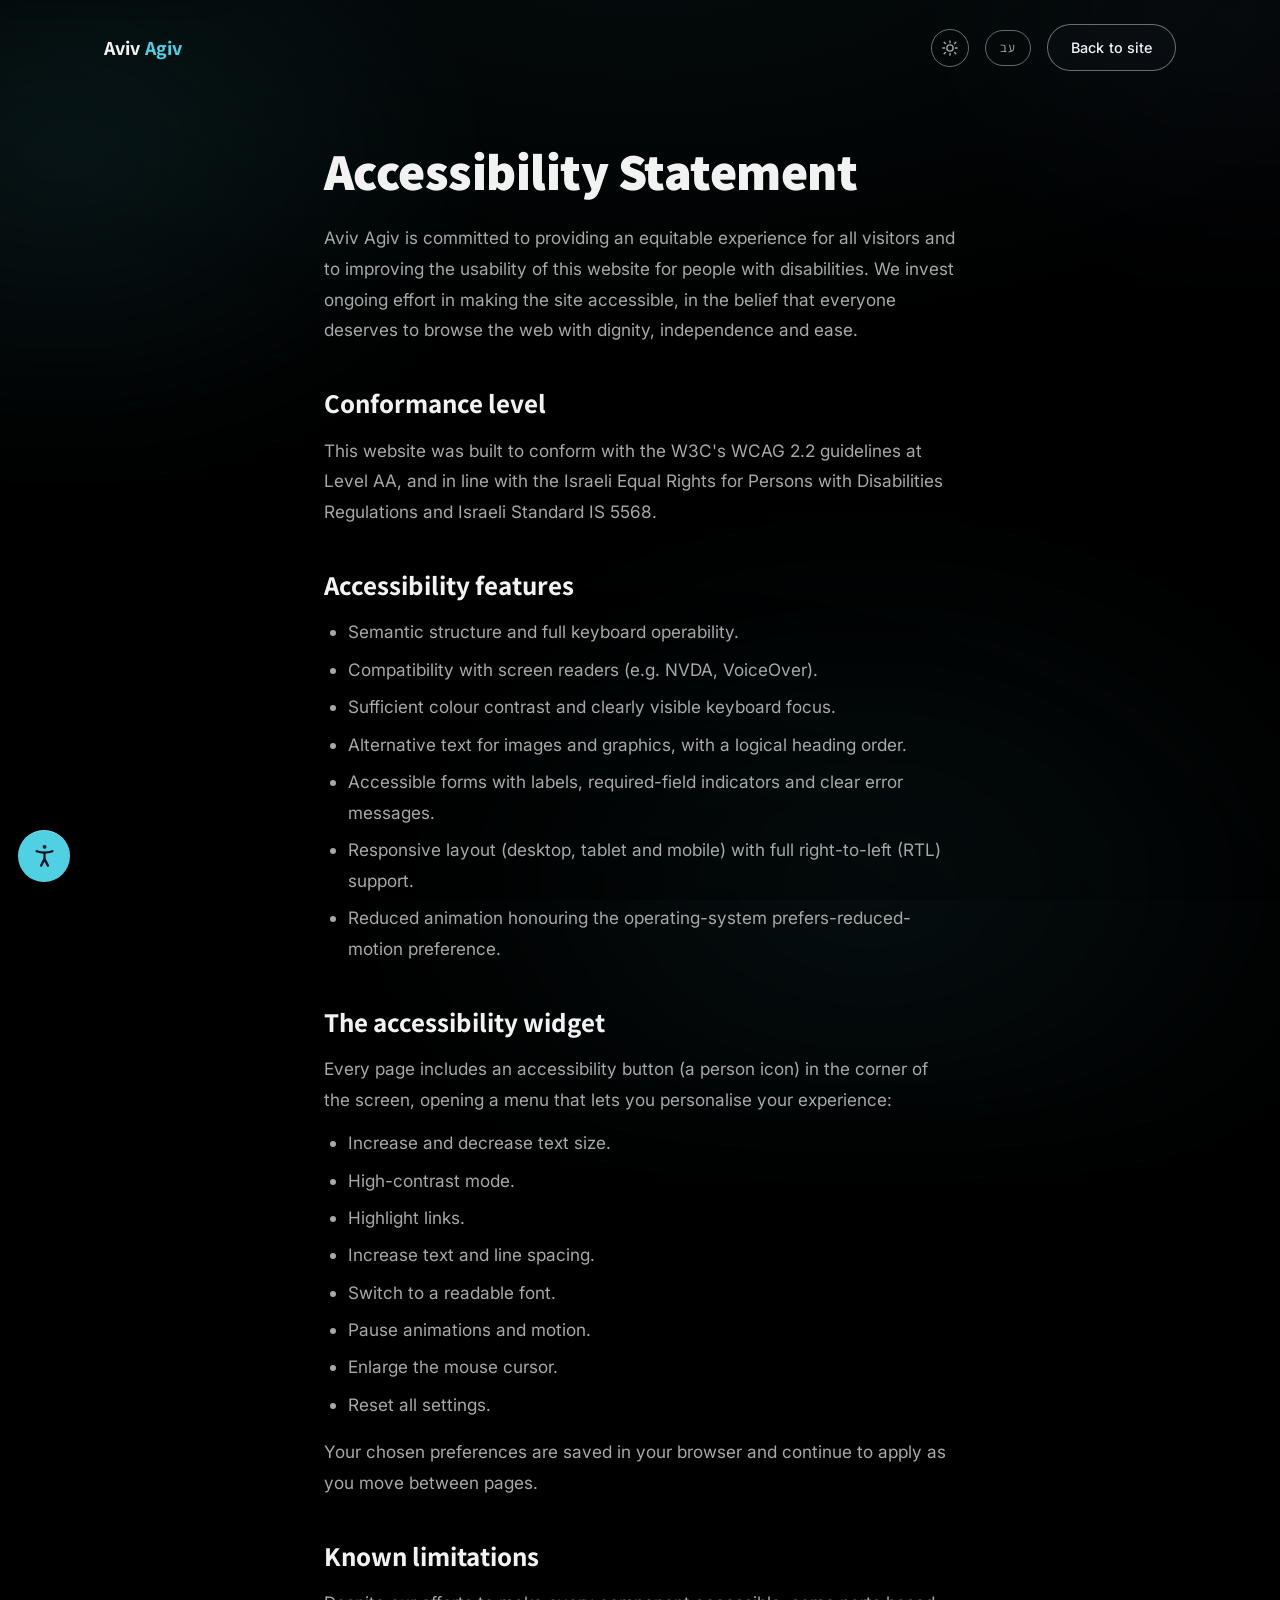
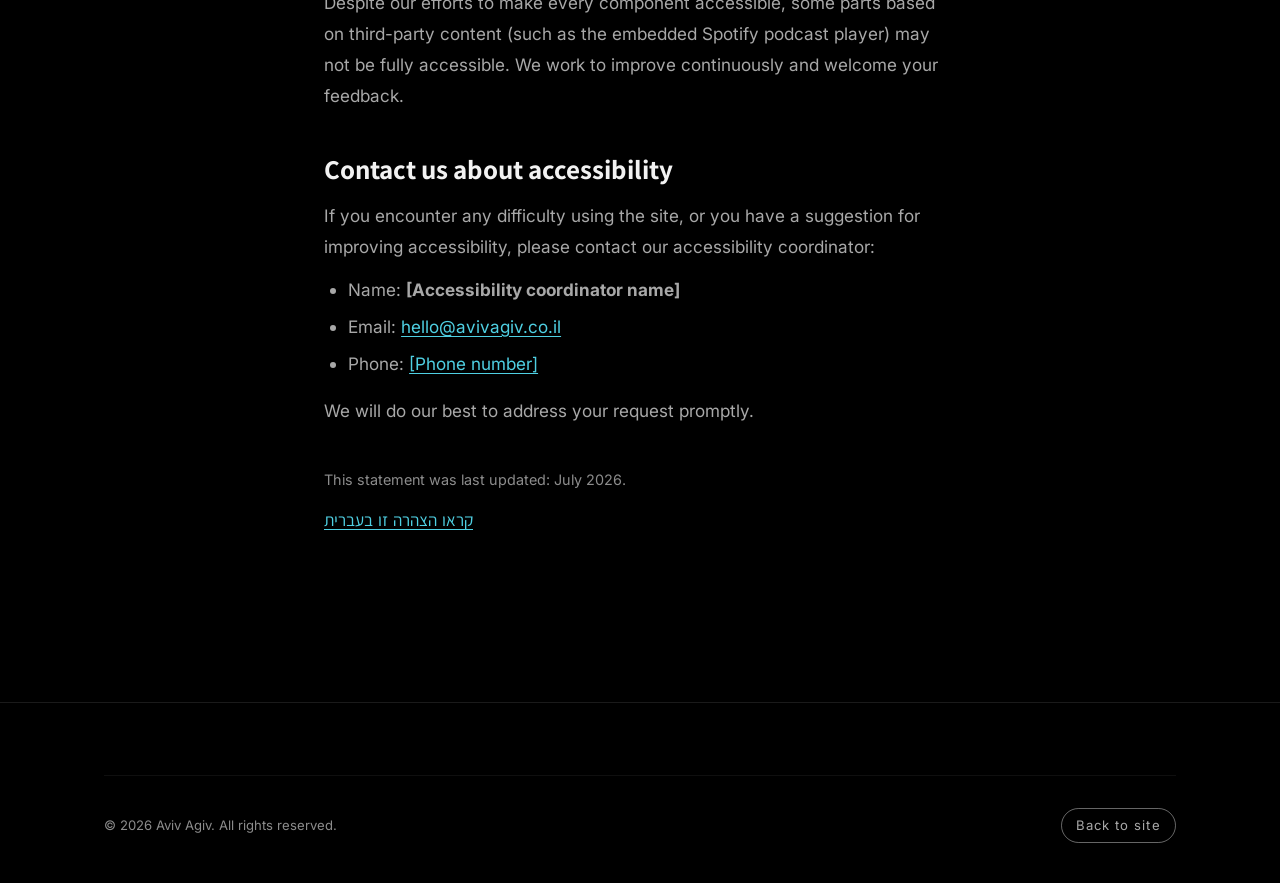
<file: accessibility-en.html>
<!DOCTYPE html>
<html lang="en" dir="ltr">
<head>
  <meta charset="UTF-8" />
  <meta name="viewport" content="width=device-width, initial-scale=1.0" />
  <script>
    try {
      if (localStorage.getItem("avivagiv-theme") === "light") document.documentElement.setAttribute("data-theme", "light");
    } catch (e) {}
    document.documentElement.classList.add("js");
  </script>
  <title>Accessibility Statement | Aviv Agiv</title>
  <meta name="description" content="Accessibility statement for the Aviv Agiv website — conformance with WCAG 2.2 Level AA and Israeli Standard IS 5568." />
  <meta name="robots" content="index, follow" />
  <link rel="canonical" href="https://avivagiv.co.il/accessibility-en.html" />
  <link rel="alternate" hreflang="he" href="https://avivagiv.co.il/accessibility.html" />
  <link rel="alternate" hreflang="en" href="https://avivagiv.co.il/accessibility-en.html" />
  <meta name="theme-color" content="#000000" />
  <link rel="icon" href="assets/favicon.svg" type="image/svg+xml" />
  <link rel="preconnect" href="https://fonts.googleapis.com" />
  <link rel="preconnect" href="https://fonts.gstatic.com" crossorigin />
  <link href="https://fonts.googleapis.com/css2?family=Assistant:wght@300;400;500;600;700;800&family=Inter:wght@300;400;500;600&display=swap" rel="stylesheet" />
  <link rel="stylesheet" href="css/style.css" />
</head>
<body>
  <a href="#main" class="skip-link">Skip to main content</a>

  <header class="site-header scrolled">
    <nav class="nav container" aria-label="Primary">
      <a href="en.html" class="brand">Aviv <span class="brand-mark">Agiv</span></a>
      <div class="nav-actions">
        <button class="theme-toggle" type="button" data-theme-toggle aria-pressed="false" aria-label="Switch to light view">
          <svg class="i-sun" viewBox="0 0 24 24" fill="none" stroke="currentColor" stroke-width="1.8" stroke-linecap="round" stroke-linejoin="round" aria-hidden="true"><circle cx="12" cy="12" r="4.2"/><path d="M12 2.5v2.4M12 19.1v2.4M4.2 4.2l1.7 1.7M18.1 18.1l1.7 1.7M2.5 12h2.4M19.1 12h2.4M4.2 19.8l1.7-1.7M18.1 5.9l1.7-1.7"/></svg>
          <svg class="i-moon" viewBox="0 0 24 24" fill="none" stroke="currentColor" stroke-width="1.8" stroke-linecap="round" stroke-linejoin="round" aria-hidden="true"><path d="M20 14.5A8.5 8.5 0 1 1 9.5 4a6.8 6.8 0 0 0 10.5 10.5z"/></svg>
        </button>
        <a href="accessibility.html" class="lang-toggle" lang="he" aria-label="הצהרת נגישות בעברית">עב</a>
        <a href="en.html" class="btn btn-ghost">Back to site</a>
      </div>
    </nav>
  </header>

  <main id="main" tabindex="-1" class="section" style="padding-top: clamp(7rem, 16vh, 10rem)">
    <div class="container legal">
      <h1>Accessibility Statement</h1>
      <p>Aviv Agiv is committed to providing an equitable experience for all visitors and to improving the usability of this website for people with disabilities. We invest ongoing effort in making the site accessible, in the belief that everyone deserves to browse the web with dignity, independence and ease.</p>

      <h2>Conformance level</h2>
      <p>This website was built to conform with the W3C's <span>WCAG 2.2</span> guidelines at Level <span>AA</span>, and in line with the Israeli Equal Rights for Persons with Disabilities Regulations and Israeli Standard <span>IS 5568</span>.</p>

      <h2>Accessibility features</h2>
      <ul>
        <li>Semantic structure and full keyboard operability.</li>
        <li>Compatibility with screen readers (e.g. NVDA, VoiceOver).</li>
        <li>Sufficient colour contrast and clearly visible keyboard focus.</li>
        <li>Alternative text for images and graphics, with a logical heading order.</li>
        <li>Accessible forms with labels, required-field indicators and clear error messages.</li>
        <li>Responsive layout (desktop, tablet and mobile) with full right-to-left (RTL) support.</li>
        <li>Reduced animation honouring the operating-system <span>prefers-reduced-motion</span> preference.</li>
      </ul>

      <h2>The accessibility widget</h2>
      <p>Every page includes an accessibility button (a person icon) in the corner of the screen, opening a menu that lets you personalise your experience:</p>
      <ul>
        <li>Increase and decrease text size.</li>
        <li>High-contrast mode.</li>
        <li>Highlight links.</li>
        <li>Increase text and line spacing.</li>
        <li>Switch to a readable font.</li>
        <li>Pause animations and motion.</li>
        <li>Enlarge the mouse cursor.</li>
        <li>Reset all settings.</li>
      </ul>
      <p>Your chosen preferences are saved in your browser and continue to apply as you move between pages.</p>

      <h2>Known limitations</h2>
      <p>Despite our efforts to make every component accessible, some parts based on third-party content (such as the embedded Spotify podcast player) may not be fully accessible. We work to improve continuously and welcome your feedback.</p>

      <h2>Contact us about accessibility</h2>
      <p>If you encounter any difficulty using the site, or you have a suggestion for improving accessibility, please contact our accessibility coordinator:</p>
      <ul>
        <li>Name: <strong>[Accessibility coordinator name]</strong></li>
        <li>Email: <a href="mailto:hello@avivagiv.co.il">hello@avivagiv.co.il</a></li>
        <li>Phone: <a href="tel:+972000000000">[Phone number]</a></li>
      </ul>
      <p>We will do our best to address your request promptly.</p>

      <p class="updated">This statement was last updated: July 2026.</p>
      <p><a href="accessibility.html" lang="he">קראו הצהרה זו בעברית</a></p>
    </div>
  </main>

  <footer class="site-footer">
    <div class="container">
      <div class="footer-bottom">
        <span>© <span data-year>2026</span> Aviv Agiv. All rights reserved.</span>
        <a href="en.html" class="lang-toggle">Back to site</a>
      </div>
    </div>
  </footer>

  <!-- Accessibility widget -->
  <div class="a11y-widget" data-a11y>
    <button class="a11y-trigger" type="button" aria-haspopup="dialog" aria-expanded="false" aria-controls="a11y-panel" aria-label="Accessibility menu">
      <svg viewBox="0 0 24 24" fill="none" stroke="currentColor" stroke-width="2" stroke-linecap="round" stroke-linejoin="round" aria-hidden="true"><circle cx="12" cy="4.3" r="1.7" fill="currentColor" stroke="none"/><path d="M5 8.2c2.2.8 4.6 1.2 7 1.2s4.8-.4 7-1.2"/><path d="M12 9.6V15"/><path d="M9 21l3-6 3 6"/></svg>
    </button>
    <div class="a11y-panel" id="a11y-panel" role="dialog" aria-label="Accessibility settings" hidden>
      <div class="a11y-head">
        <h2 class="a11y-title">Accessibility</h2>
        <button class="a11y-close" type="button" aria-label="Close accessibility menu">✕</button>
      </div>
      <div class="a11y-row">
        <span id="a11y-size-label">Text size</span>
        <div class="a11y-stepper" role="group" aria-labelledby="a11y-size-label">
          <button type="button" data-a11y-dec aria-label="Decrease text size">A−</button>
          <span data-a11y-size aria-live="polite">100%</span>
          <button type="button" data-a11y-inc aria-label="Increase text size">A+</button>
        </div>
      </div>
      <div class="a11y-grid">
        <button type="button" class="a11y-toggle" data-a11y-toggle="contrast" aria-pressed="false">High contrast</button>
        <button type="button" class="a11y-toggle" data-a11y-toggle="links" aria-pressed="false">Highlight links</button>
        <button type="button" class="a11y-toggle" data-a11y-toggle="spacing" aria-pressed="false">Text spacing</button>
        <button type="button" class="a11y-toggle" data-a11y-toggle="readable" aria-pressed="false">Readable font</button>
        <button type="button" class="a11y-toggle" data-a11y-toggle="stop-motion" aria-pressed="false">Pause motion</button>
        <button type="button" class="a11y-toggle" data-a11y-toggle="big-cursor" aria-pressed="false">Large cursor</button>
      </div>
      <div class="a11y-foot">
        <button type="button" class="a11y-reset" data-a11y-reset>Reset</button>
        <a href="accessibility-en.html" class="a11y-statement-link">Accessibility statement</a>
      </div>
    </div>
  </div>

  <script src="js/main.js"></script>
</body>
</html>
</file>
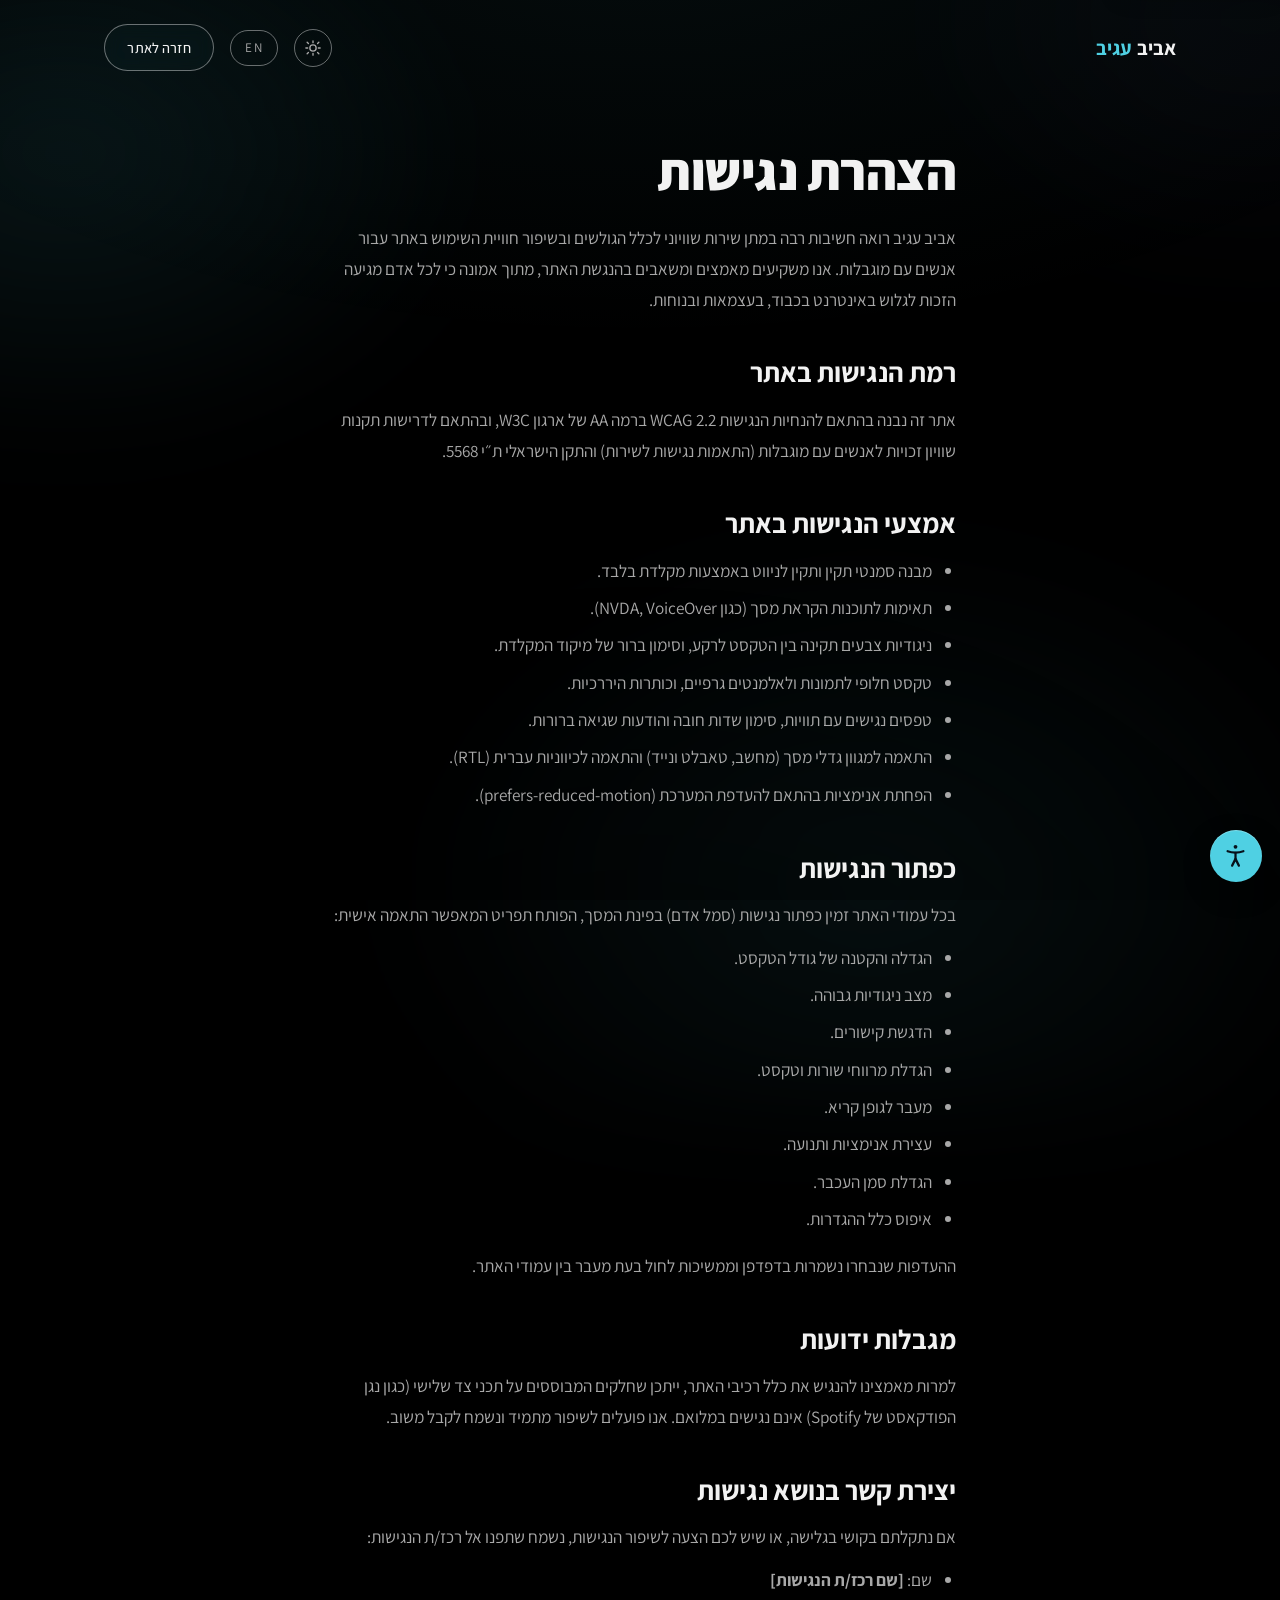
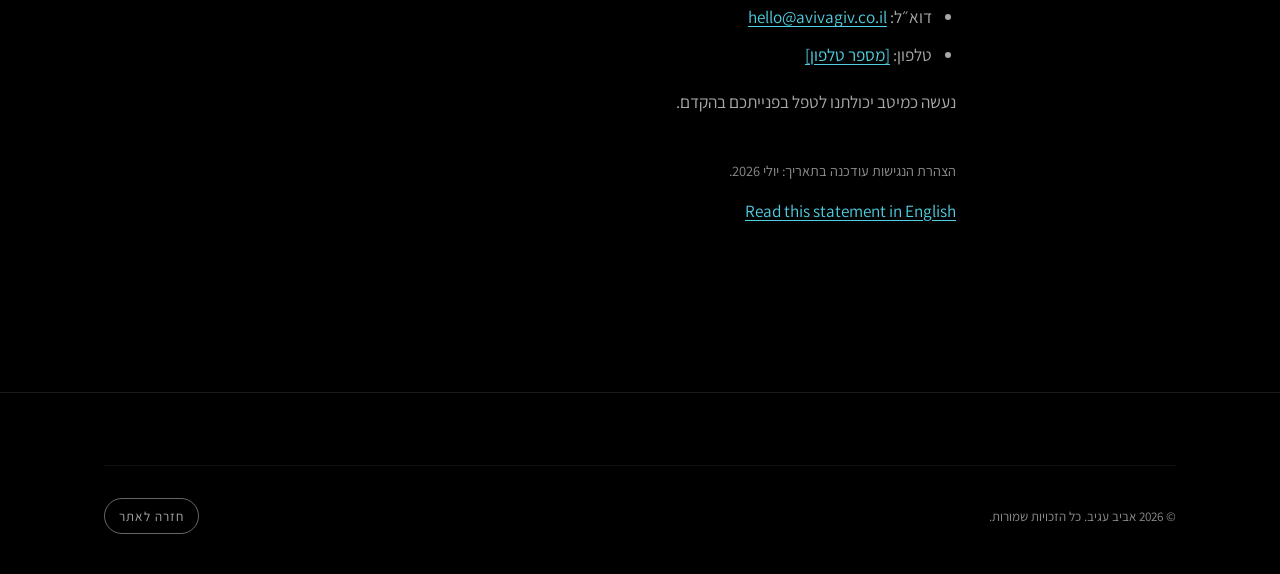
<file: accessibility.html>
<!DOCTYPE html>
<html lang="he" dir="rtl">
<head>
  <meta charset="UTF-8" />
  <meta name="viewport" content="width=device-width, initial-scale=1.0" />
  <script>
    try {
      if (localStorage.getItem("avivagiv-theme") === "light") document.documentElement.setAttribute("data-theme", "light");
    } catch (e) {}
    document.documentElement.classList.add("js");
  </script>
  <title>הצהרת נגישות | אביב עגיב</title>
  <meta name="description" content="הצהרת הנגישות של אתר אביב עגיב — עמידה בהנחיות WCAG 2.2 רמה AA ובתקן הישראלי ת״י 5568." />
  <meta name="robots" content="index, follow" />
  <link rel="canonical" href="https://avivagiv.co.il/accessibility.html" />
  <link rel="alternate" hreflang="he" href="https://avivagiv.co.il/accessibility.html" />
  <link rel="alternate" hreflang="en" href="https://avivagiv.co.il/accessibility-en.html" />
  <meta name="theme-color" content="#000000" />
  <link rel="icon" href="assets/favicon.svg" type="image/svg+xml" />
  <link rel="preconnect" href="https://fonts.googleapis.com" />
  <link rel="preconnect" href="https://fonts.gstatic.com" crossorigin />
  <link href="https://fonts.googleapis.com/css2?family=Assistant:wght@300;400;500;600;700;800&family=Inter:wght@300;400;500;600&display=swap" rel="stylesheet" />
  <link rel="stylesheet" href="css/style.css" />
</head>
<body>
  <a href="#main" class="skip-link">דלג לתוכן הראשי</a>

  <header class="site-header scrolled">
    <nav class="nav container" aria-label="ניווט ראשי">
      <a href="index.html" class="brand">אביב <span class="brand-mark">עגיב</span></a>
      <div class="nav-actions">
        <button class="theme-toggle" type="button" data-theme-toggle aria-pressed="false" aria-label="מעבר לתצוגה בהירה">
          <svg class="i-sun" viewBox="0 0 24 24" fill="none" stroke="currentColor" stroke-width="1.8" stroke-linecap="round" stroke-linejoin="round" aria-hidden="true"><circle cx="12" cy="12" r="4.2"/><path d="M12 2.5v2.4M12 19.1v2.4M4.2 4.2l1.7 1.7M18.1 18.1l1.7 1.7M2.5 12h2.4M19.1 12h2.4M4.2 19.8l1.7-1.7M18.1 5.9l1.7-1.7"/></svg>
          <svg class="i-moon" viewBox="0 0 24 24" fill="none" stroke="currentColor" stroke-width="1.8" stroke-linecap="round" stroke-linejoin="round" aria-hidden="true"><path d="M20 14.5A8.5 8.5 0 1 1 9.5 4a6.8 6.8 0 0 0 10.5 10.5z"/></svg>
        </button>
        <a href="accessibility-en.html" class="lang-toggle" lang="en" aria-label="Accessibility statement in English">EN</a>
        <a href="index.html" class="btn btn-ghost">חזרה לאתר</a>
      </div>
    </nav>
  </header>

  <main id="main" tabindex="-1" class="section" style="padding-top: clamp(7rem, 16vh, 10rem)">
    <div class="container legal">
      <h1>הצהרת נגישות</h1>
      <p>אביב עגיב רואה חשיבות רבה במתן שירות שוויוני לכלל הגולשים ובשיפור חוויית השימוש באתר עבור אנשים עם מוגבלות. אנו משקיעים מאמצים ומשאבים בהנגשת האתר, מתוך אמונה כי לכל אדם מגיעה הזכות לגלוש באינטרנט בכבוד, בעצמאות ובנוחות.</p>

      <h2>רמת הנגישות באתר</h2>
      <p>אתר זה נבנה בהתאם להנחיות הנגישות <span lang="en">WCAG 2.2</span> ברמה <span lang="en">AA</span> של ארגון <span lang="en">W3C</span>, ובהתאם לדרישות תקנות שוויון זכויות לאנשים עם מוגבלות (התאמות נגישות לשירות) והתקן הישראלי <span dir="ltr">ת״י 5568</span>.</p>

      <h2>אמצעי הנגישות באתר</h2>
      <ul>
        <li>מבנה סמנטי תקין ותקין לניווט באמצעות מקלדת בלבד.</li>
        <li>תאימות לתוכנות הקראת מסך (כגון <span lang="en">NVDA</span>, <span lang="en">VoiceOver</span>).</li>
        <li>ניגודיות צבעים תקינה בין הטקסט לרקע, וסימון ברור של מיקוד המקלדת.</li>
        <li>טקסט חלופי לתמונות ולאלמנטים גרפיים, וכותרות היררכיות.</li>
        <li>טפסים נגישים עם תוויות, סימון שדות חובה והודעות שגיאה ברורות.</li>
        <li>התאמה למגוון גדלי מסך (מחשב, טאבלט ונייד) והתאמה לכיווניות עברית (<span dir="ltr">RTL</span>).</li>
        <li>הפחתת אנימציות בהתאם להעדפת המערכת (<span lang="en">prefers-reduced-motion</span>).</li>
      </ul>

      <h2>כפתור הנגישות</h2>
      <p>בכל עמודי האתר זמין כפתור נגישות (סמל אדם) בפינת המסך, הפותח תפריט המאפשר התאמה אישית:</p>
      <ul>
        <li>הגדלה והקטנה של גודל הטקסט.</li>
        <li>מצב ניגודיות גבוהה.</li>
        <li>הדגשת קישורים.</li>
        <li>הגדלת מרווחי שורות וטקסט.</li>
        <li>מעבר לגופן קריא.</li>
        <li>עצירת אנימציות ותנועה.</li>
        <li>הגדלת סמן העכבר.</li>
        <li>איפוס כלל ההגדרות.</li>
      </ul>
      <p>ההעדפות שנבחרו נשמרות בדפדפן וממשיכות לחול בעת מעבר בין עמודי האתר.</p>

      <h2>מגבלות ידועות</h2>
      <p>למרות מאמצינו להנגיש את כלל רכיבי האתר, ייתכן שחלקים המבוססים על תכני צד שלישי (כגון נגן הפודקאסט של <span lang="en">Spotify</span>) אינם נגישים במלואם. אנו פועלים לשיפור מתמיד ונשמח לקבל משוב.</p>

      <h2>יצירת קשר בנושא נגישות</h2>
      <p>אם נתקלתם בקושי בגלישה, או שיש לכם הצעה לשיפור הנגישות, נשמח שתפנו אל רכז/ת הנגישות:</p>
      <ul>
        <li>שם: <strong>[שם רכז/ת הנגישות]</strong></li>
        <li>דוא״ל: <a href="mailto:hello@avivagiv.co.il">hello@avivagiv.co.il</a></li>
        <li>טלפון: <a href="tel:+972000000000" dir="ltr">[מספר טלפון]</a></li>
      </ul>
      <p>נעשה כמיטב יכולתנו לטפל בפנייתכם בהקדם.</p>

      <p class="updated">הצהרת הנגישות עודכנה בתאריך: יולי 2026.</p>
      <p><a href="accessibility-en.html" lang="en">Read this statement in English</a></p>
    </div>
  </main>

  <footer class="site-footer">
    <div class="container">
      <div class="footer-bottom">
        <span>© <span data-year>2026</span> אביב עגיב. כל הזכויות שמורות.</span>
        <a href="index.html" class="lang-toggle">חזרה לאתר</a>
      </div>
    </div>
  </footer>

  <!-- Accessibility widget -->
  <div class="a11y-widget" data-a11y>
    <button class="a11y-trigger" type="button" aria-haspopup="dialog" aria-expanded="false" aria-controls="a11y-panel" aria-label="תפריט נגישות">
      <svg viewBox="0 0 24 24" fill="none" stroke="currentColor" stroke-width="2" stroke-linecap="round" stroke-linejoin="round" aria-hidden="true"><circle cx="12" cy="4.3" r="1.7" fill="currentColor" stroke="none"/><path d="M5 8.2c2.2.8 4.6 1.2 7 1.2s4.8-.4 7-1.2"/><path d="M12 9.6V15"/><path d="M9 21l3-6 3 6"/></svg>
    </button>
    <div class="a11y-panel" id="a11y-panel" role="dialog" aria-label="הגדרות נגישות" hidden>
      <div class="a11y-head">
        <h2 class="a11y-title">הגדרות נגישות</h2>
        <button class="a11y-close" type="button" aria-label="סגירת תפריט הנגישות">✕</button>
      </div>
      <div class="a11y-row">
        <span id="a11y-size-label">גודל טקסט</span>
        <div class="a11y-stepper" role="group" aria-labelledby="a11y-size-label">
          <button type="button" data-a11y-dec aria-label="הקטנת גודל הטקסט">A−</button>
          <span data-a11y-size aria-live="polite">100%</span>
          <button type="button" data-a11y-inc aria-label="הגדלת גודל הטקסט">A+</button>
        </div>
      </div>
      <div class="a11y-grid">
        <button type="button" class="a11y-toggle" data-a11y-toggle="contrast" aria-pressed="false">ניגודיות גבוהה</button>
        <button type="button" class="a11y-toggle" data-a11y-toggle="links" aria-pressed="false">הדגשת קישורים</button>
        <button type="button" class="a11y-toggle" data-a11y-toggle="spacing" aria-pressed="false">מרווח שורות</button>
        <button type="button" class="a11y-toggle" data-a11y-toggle="readable" aria-pressed="false">גופן קריא</button>
        <button type="button" class="a11y-toggle" data-a11y-toggle="stop-motion" aria-pressed="false">עצירת אנימציות</button>
        <button type="button" class="a11y-toggle" data-a11y-toggle="big-cursor" aria-pressed="false">סמן גדול</button>
      </div>
      <div class="a11y-foot">
        <button type="button" class="a11y-reset" data-a11y-reset>איפוס הגדרות</button>
        <a href="accessibility.html" class="a11y-statement-link">הצהרת נגישות</a>
      </div>
    </div>
  </div>

  <script src="js/main.js"></script>
</body>
</html>
</file>
<file: css/style.css>
/* ==========================================================================
   Aviv Agiv — Strategic Communications & Crisis Management
   Design system: refined, editorial, premium dark theme
   ========================================================================== */

/* ---------- Design Tokens ---------- */
:root {
  /* Palette — dark theme: true black and neutral greys, with the podcast cyan as the only colour.
     (The navy palette is the light theme, below.) */
  --bg:        #000000;
  --bg-elev:   #0e0e0e;
  --bg-elev-2: #181818;
  --line:      rgba(255, 255, 255, 0.10);
  --line-soft: rgba(255, 255, 255, 0.06);
  --line-ui:   rgba(255, 255, 255, 0.40);  /* interactive control borders — ~3:1 (WCAG 1.4.11) */
  --text:      #f2f2f2;
  --text-dim:  #a8a8a8;   /* ~8.9:1 on --bg */
  --text-mute: #8c8c8c;   /* ~6.3:1 on --bg (WCAG AA for text) */
  --accent:    #4fd0e3;      /* podcast cyan */
  --accent-2:  #8ae6f2;
  --accent-dim: rgba(79, 208, 227, 0.14);
  --accent-fill: var(--accent);  /* background of filled controls (always paired with dark #07121c text) */
  --glass:      rgba(0, 0, 0, 0.72);  /* scrolled header */
  --glass-menu: rgba(0, 0, 0, 0.6);   /* mobile menu overlay */
  --pool:       0, 0, 0;              /* rgb of the backdrop behind the hero portrait */
  --halo-strength: 0.12;              /* cyan glow: almost off on black */
  --space-strength: 0.8;              /* ring/dot layers (white in this theme) */

  /* Type */
  --font-display: "Assistant", system-ui, -apple-system, sans-serif;  /* one type family for every heading, in both languages */
  --font-body:    "Inter", "Assistant", system-ui, -apple-system, sans-serif;

  /* Rhythm */
  --maxw: 1200px;
  --gutter: clamp(1.25rem, 5vw, 5rem);
  --section-y: clamp(5rem, 12vw, 11rem);
  --radius: 14px;

  /* Motion */
  --ease: cubic-bezier(0.22, 1, 0.36, 1);
  --dur: 0.7s;
}

/* Hebrew body text uses Assistant first (Inter has no Hebrew) */
:root[lang="he"] {
  --font-body:    "Assistant", "Inter", system-ui, sans-serif;
}

/* ---------- Reset / Base ---------- */
*, *::before, *::after { box-sizing: border-box; margin: 0; padding: 0; }

html {
  scroll-behavior: smooth;
  scroll-padding-top: 90px;
  -webkit-text-size-adjust: 100%;
}
@media (prefers-reduced-motion: reduce) {
  html { scroll-behavior: auto; }
}

body {
  font-family: var(--font-body);
  background: var(--bg);
  color: var(--text);
  line-height: 1.6;
  font-size: clamp(1rem, 0.95rem + 0.2vw, 1.075rem);
  -webkit-font-smoothing: antialiased;
  text-rendering: optimizeLegibility;
  overflow-x: hidden;
}

/* Subtle film-grain / vignette atmosphere */
body::before {
  content: "";
  position: fixed;
  inset: 0;
  pointer-events: none;
  z-index: 1;
  background:
    radial-gradient(120% 80% at 50% -10%, rgba(79, 208, 227, 0.06), transparent 60%),
    radial-gradient(100% 100% at 50% 120%, rgba(0, 0, 0, 0.5), transparent 55%);
}

img { max-width: 100%; display: block; }
a { color: inherit; text-decoration: none; }
button { font: inherit; cursor: pointer; border: none; background: none; color: inherit; }
ul { list-style: none; }

::selection { background: var(--accent-fill); color: #07121c; }

:focus-visible {
  outline: 2px solid var(--accent);
  outline-offset: 3px;
  border-radius: 3px;
}

/* ---------- Accessibility utilities ---------- */
.visually-hidden:not(:focus):not(:focus-within) {
  position: absolute !important;
  width: 1px; height: 1px;
  padding: 0; margin: -1px;
  overflow: hidden;
  clip: rect(0, 0, 0, 0);
  white-space: nowrap;
  border: 0;
}

.skip-link {
  position: fixed;
  inset-block-start: 0.75rem;
  inset-inline-start: 0.75rem;
  z-index: 300;
  transform: translateY(-160%);
  background: var(--accent-fill);
  color: #07121c;
  font-weight: 600;
  padding: 0.7rem 1.1rem;
  border-radius: 8px;
  box-shadow: 0 8px 24px rgba(0, 0, 0, 0.5);
  transition: transform 0.25s var(--ease);
}
.skip-link:focus {
  transform: translateY(0);
  outline: 2px solid var(--text);
  outline-offset: 2px;
}

/* ---------- Layout helpers ---------- */
.container {
  width: 100%;
  max-width: var(--maxw);
  margin-inline: auto;
  padding-inline: var(--gutter);
}

.section {
  position: relative;
  z-index: 2;
  padding-block: var(--section-y);
}

.eyebrow {
  font-family: var(--font-body);
  font-size: 0.72rem;
  font-weight: 600;
  letter-spacing: 0.28em;
  text-transform: uppercase;
  color: var(--accent);
  display: inline-flex;
  align-items: center;
  gap: 0.75rem;
}
.eyebrow::before {
  content: "";
  width: 28px;
  height: 1px;
  background: var(--accent);
  opacity: 0.7;
}
:root[lang="he"] .eyebrow { letter-spacing: 0.12em; }

.display {
  font-family: var(--font-display);
  font-weight: 400;
  line-height: 1.04;
  letter-spacing: -0.015em;
}
:root[lang="he"] .display { letter-spacing: 0; font-weight: 500; }

.lead {
  color: var(--text-dim);
  font-size: clamp(1.05rem, 1rem + 0.5vw, 1.35rem);
  line-height: 1.65;
  max-width: 46ch;
}

/* ---------- Header / Nav ---------- */
.site-header {
  position: fixed;
  inset-block-start: 0;
  inset-inline: 0;
  z-index: 100;
  padding-block: 1.5rem;
  transition: padding 0.4s var(--ease), border-color 0.4s var(--ease);
  border-bottom: 1px solid transparent;
}
/* The scrolled "glass" lives on a pseudo-element: a backdrop-filter on the header itself would
   make it the containing block of the fixed mobile menu, trapping the menu inside the header bar. */
.site-header::before {
  content: "";
  position: absolute;
  inset: 0;
  z-index: -1;
  background: var(--glass);
  backdrop-filter: blur(14px) saturate(150%);
  -webkit-backdrop-filter: blur(14px) saturate(150%);
  opacity: 0;
  transition: opacity 0.4s var(--ease);
}
.site-header.scrolled::before { opacity: 1; }
.site-header.scrolled {
  padding-block: 0.85rem;
  border-bottom-color: var(--line-soft);
}

.nav {
  display: flex;
  align-items: center;
  justify-content: space-between;
  gap: 2rem;
}

.brand {
  font-family: var(--font-display);
  font-size: 1.25rem;
  letter-spacing: 0.01em;
  display: inline-flex;
  align-items: baseline;
  gap: 0.5ch;
  white-space: nowrap;
}
.brand .brand-mark { color: var(--accent); }

.nav-links {
  display: flex;
  align-items: center;
  gap: clamp(1.25rem, 2.5vw, 2.75rem);
}
.nav-links a {
  font-size: 0.9rem;
  color: var(--text-dim);
  position: relative;
  padding-block: 0.25rem;
  transition: color 0.3s var(--ease);
}
.nav-links a::after {
  content: "";
  position: absolute;
  inset-inline-start: 0;
  inset-block-end: 0;
  width: 100%;
  height: 1px;
  background: var(--accent);
  transform: scaleX(0);
  transform-origin: inline-start;
  transition: transform 0.4s var(--ease);
}
.nav-links a:hover { color: var(--text); }
.nav-links a:hover::after { transform: scaleX(1); }

/* The primary button in the nav must stay dark-on-gold, not inherit nav link colors */
.nav-links a.btn-primary,
.nav-links a.btn-primary:hover { color: #07121c; }
.nav-links a.btn::after { display: none; }

.nav-actions { display: flex; align-items: center; gap: 1rem; }

.lang-toggle {
  font-size: 0.82rem;
  letter-spacing: 0.08em;
  color: var(--text-dim);
  border: 1px solid var(--line-ui);
  border-radius: 999px;
  padding: 0.4rem 0.9rem;
  transition: border-color 0.3s var(--ease), color 0.3s var(--ease);
}
.lang-toggle:hover { color: var(--text); border-color: var(--accent); }

.theme-toggle {
  display: inline-flex;
  align-items: center;
  justify-content: center;
  width: 38px;
  height: 38px;
  border: 1px solid var(--line-ui);
  border-radius: 50%;
  color: var(--text-dim);
  transition: border-color 0.3s var(--ease), color 0.3s var(--ease);
}
.theme-toggle:hover { color: var(--text); border-color: var(--accent); }
.theme-toggle svg { width: 18px; height: 18px; display: block; }
.theme-toggle .i-moon { display: none; }
:root[data-theme="light"] .theme-toggle .i-sun { display: none; }
:root[data-theme="light"] .theme-toggle .i-moon { display: block; }

.btn {
  --pad-y: 0.7rem;
  --pad-x: 1.4rem;
  display: inline-flex;
  align-items: center;
  gap: 0.6rem;
  font-size: 0.9rem;
  font-weight: 500;
  letter-spacing: 0.01em;
  padding: var(--pad-y) var(--pad-x);
  border-radius: 999px;
  transition: transform 0.3s var(--ease), background 0.3s var(--ease),
              color 0.3s var(--ease), border-color 0.3s var(--ease);
}
.btn-primary {
  background: var(--accent-fill);
  color: #07121c;
  font-weight: 600;
}
.btn-primary:hover { background: var(--accent-2); transform: translateY(-2px); }
.btn-ghost {
  border: 1px solid var(--line-ui);
  color: var(--text);
}
.btn-ghost:hover { border-color: var(--accent); color: var(--accent); }

.btn-arrow { transition: transform 0.3s var(--ease); }
:root[dir="ltr"] .btn:hover .btn-arrow { transform: translateX(3px); }
:root[dir="rtl"] .btn:hover .btn-arrow { transform: translateX(-3px); }
:root[dir="rtl"] .btn-arrow { transform: scaleX(-1); }

/* Mobile menu button */
.menu-toggle {
  display: none;
  width: 42px; height: 42px;
  align-items: center; justify-content: center;
  border: 1px solid var(--line-ui);
  border-radius: 10px;
}
.menu-toggle span {
  position: relative;
  width: 18px; height: 1.5px;
  background: var(--text);
  transition: background 0.2s;
}
.menu-toggle span::before,
.menu-toggle span::after {
  content: ""; position: absolute; inset-inline: 0;
  height: 1.5px; background: var(--text);
  transition: transform 0.3s var(--ease), top 0.3s var(--ease);
}
.menu-toggle span::before { top: -6px; }
.menu-toggle span::after  { top: 6px; }
body.menu-open .menu-toggle span { background: transparent; }
body.menu-open .menu-toggle span::before { top: 0; transform: rotate(45deg); }
body.menu-open .menu-toggle span::after  { top: 0; transform: rotate(-45deg); }

/* ---------- Hero ---------- */
.hero {
  position: relative;
  overflow: hidden;
}
/* Page-wide ambient halo that travels on scroll (set in .page-halo below) */
.hero-grid {
  position: relative;
  z-index: 2;
  min-height: 100svh;
  display: grid;
  align-content: center;
  gap: clamp(2.5rem, 6vw, 4.5rem);
  padding-block: clamp(9rem, 20vh, 12rem) clamp(6rem, 12vh, 8rem);
}
@media (min-width: 900px) {
  .hero-grid { grid-template-columns: 1.15fr 1fr; align-items: center; }
}
.hero-main { min-width: 0; }
.hero-text { min-width: 0; display: grid; gap: clamp(2rem, 4vw, 3rem); }

/* cut-out portrait (transparent background): stands on the hero's bottom edge,
   so the straight crop of the shoulders meets the divider line instead of floating */
.hero-photo {
  position: relative;
  align-self: end;
  justify-self: center;
  width: min(100%, 450px);
  margin: 0 0 calc(-1 * clamp(6rem, 12vh, 8rem)); /* cancels .hero-grid's bottom padding */
}
.hero-photo img {
  display: block;
  width: 100%;
  height: auto;
  /* thin cyan rim keeps the black shirt from merging into the navy page */
  filter: drop-shadow(0 0 1px rgba(79, 208, 227, 0.45));
}
/* phones/tablets: name and buttons, then the portrait sized to fit the first screen, then the
   intro text. The portrait stands on the intro's divider line, so its straight crop reads as
   intentional. (.hero-text is flattened so its two parts can sit either side of the photo.) */
@media (max-width: 899px) {
  .hero-grid { min-height: auto; padding-top: clamp(6rem, 13vh, 8rem); gap: 0; }
  .hero-text { display: contents; }
  /* name/buttons and portrait share the first grid cell: the portrait sits behind the text,
     pushed toward the far side and partly off-screen so his face stays clear of the name */
  .hero-main, .hero-photo { grid-area: 1 / 1; }
  .hero-main { position: relative; z-index: 1; align-self: start; }
  .hero-main .hero-title { margin-block: 1rem 1.25rem; }
  .hero-photo {
    justify-self: end;
    align-self: end;
    width: min(92vw, 440px);
    margin: 0 0 0 0;
    margin-inline-end: max(-26vw, -120px);
    aspect-ratio: 1020 / 860; /* crops the photo at the chest */
    overflow: hidden;
  }
  .hero-photo img { width: 100%; height: auto; }
  .hero-photo::after { display: none; } /* clipped by the crop; the pool moves to the grid below */
  .hero-grid { background: radial-gradient(60% 40% at 22% 34%, rgba(var(--pool), 0.85), transparent 75%); }
  :root[dir="ltr"] .hero-grid { background-position: 0 0; background-image: radial-gradient(60% 40% at 78% 34%, rgba(var(--pool), 0.85), transparent 75%); }
  .hero-aside { grid-row: 2; max-width: none; }
  /* the ghost button sits over the shirt: give it a solid page-coloured fill so it stays legible */
  .hero-cta .btn-ghost { background: var(--bg); }
}
/* dark pool behind the portrait: the rings and dots fade out around him. It copies the img box
   (same anchor, height and aspect ratio), so it stays centred on him even where the photo runs
   past its column, then is scaled up around his head and shoulders. */
.hero-photo::after {
  content: "";
  position: absolute;
  bottom: 0;
  inset-inline-start: 0;
  height: 100%;
  aspect-ratio: 1020 / 1112;
  transform: scale(1.5);
  transform-origin: 50% 45%;
  z-index: -2;
  /* darker than the page itself, so the centre behind him reads as a deep, quiet backdrop */
  background: radial-gradient(closest-side at 50% 45%, rgb(var(--pool)) 35%, rgba(var(--pool), 0.75) 62%, transparent);
}
.hero-title {
  font-family: var(--font-display);
  font-weight: 400;
  font-size: clamp(3.5rem, 12vw, 10rem);
  line-height: 0.9;
  letter-spacing: -0.03em;
  margin-block: 1.5rem 2rem;
}
:root[lang="he"] .hero-title { font-weight: 500; letter-spacing: -0.01em; line-height: 1.02; }
.hero-title .accent { color: var(--accent); font-style: italic; }
:root[lang="he"] .hero-title .accent { font-style: normal; }
/* podcast-cover treatment: heavy sans, accent word drawn as a glowing cyan outline */
:root[lang] .hero-title { font-family: "Assistant", var(--font-body); font-weight: 800; letter-spacing: 0; }
/* the font's glyphs are built from overlapping contours; an opaque fill painted over the stroke
   hides the inner overlap lines, so the stroke is doubled to keep the visible outline width */
:root[lang] .hero-title .accent {
  color: var(--bg);
  font-style: normal;
  letter-spacing: 0.02em; /* keeps each letter's fill off its neighbour's stroke */
  paint-order: stroke fill;
  -webkit-text-stroke: clamp(3px, 0.44vw, 6px) var(--accent);
  text-shadow: 0 0 14px rgba(79, 208, 227, 0.3);
}
html.a11y-contrast .hero-title .accent { color: var(--accent); -webkit-text-stroke: 0; text-shadow: none; }

/* Masked line-reveal */
.mask { display: block; overflow: hidden; padding-block: 0.04em; }
.mask > span { display: block; transform: translateY(110%); animation: maskUp 1s var(--ease) forwards; }
.hero-title .mask:nth-child(1) > span { animation-delay: 0.12s; }
.hero-title .mask:nth-child(2) > span { animation-delay: 0.24s; }
@keyframes maskUp { to { transform: translateY(0); } }
/* room for descenders (the g in "Agiv") and the outline stroke inside the clipping mask */
.hero-title .mask { padding-block: 0.06em 0.16em; margin-bottom: -0.1em; }

/* desktop: the hero is one screen tall and the portrait fills its full height, from just
   under the nav to the bottom edge. It starts at the inner edge of its column and may run
   outward past the container (clipped by .hero), so it never overlaps the text. */
@media (min-width: 900px) {
  .hero-grid {
    grid-template-columns: 1fr 1fr;
    align-content: stretch;
    padding-block: clamp(5.5rem, 11vh, 7.5rem) 0;
  }
  .hero-text { align-self: center; padding-bottom: clamp(2rem, 6vh, 4rem); }
  .hero-title { font-size: clamp(3.5rem, min(7vw, 11.5vh), 8.5rem); margin-block: 1rem 1.6rem; }
  .hero-photo { align-self: stretch; justify-self: stretch; width: auto; margin: 0; }
  .hero-photo img {
    position: absolute;
    bottom: 0;
    inset-inline-start: 0;
    height: 100%;
    width: auto;
    max-width: none;
  }
}

.hero-cta { display: flex; flex-wrap: wrap; gap: 1rem; }

.hero-aside {
  max-width: 36ch;
  border-top: 1px solid var(--line);
  padding-top: 1.6rem;
}
.hero-sub {
  font-family: var(--font-display);
  font-size: clamp(1.3rem, 1rem + 1.2vw, 1.9rem);
  color: var(--text);
  line-height: 1.3;
  margin-bottom: 1rem;
}
.hero-desc { color: var(--text-dim); font-size: 1rem; line-height: 1.65; }
@media (prefers-reduced-motion: reduce) {
  .mask > span { animation: none; transform: none; }
}

/* ---------- Section heading block ---------- */
.section-head {
  display: grid;
  grid-template-columns: 1fr;
  gap: 1.25rem;
  margin-bottom: clamp(2.5rem, 6vw, 4.5rem);
  max-width: 60ch;
}
.section-head h2 {
  font-family: var(--font-display);
  font-weight: 400;
  font-size: clamp(2rem, 1.4rem + 3vw, 3.75rem);
  line-height: 1.06;
  letter-spacing: -0.015em;
}
:root[lang="he"] .section-head h2 { font-weight: 500; }

/* ---------- About ---------- */
.about {
  display: grid;
  grid-template-columns: 1fr;
  gap: clamp(2rem, 5vw, 4.5rem);
  align-items: start;
}
@media (min-width: 860px) {
  .about { grid-template-columns: 0.9fr 1.1fr; }
}
.about-lead p + p { margin-top: 1.25rem; }
.about-lead .big {
  font-family: var(--font-display);
  font-size: clamp(1.5rem, 1.1rem + 1.6vw, 2.35rem);
  line-height: 1.28;
  color: var(--text);
  letter-spacing: -0.01em;
}
.about-meta { display: grid; gap: 1.75rem; align-content: start; }
.about-meta .meta-item {
  border-top: 1px solid var(--line);
  padding-top: 1.25rem;
}
.about-meta .meta-item h3 {
  font-family: var(--font-body);
  font-size: 0.78rem;
  font-weight: 600;
  letter-spacing: 0.16em;
  text-transform: uppercase;
  color: var(--accent);
  margin-bottom: 0.5rem;
}
:root[lang="he"] .about-meta .meta-item h3 { letter-spacing: 0.06em; }
.about-meta .meta-item p { color: var(--text-dim); font-size: 0.98rem; }

/* ---------- Clients ---------- */
.clients-grid {
  list-style: none;
  display: grid;
  grid-template-columns: repeat(2, 1fr);
  gap: clamp(0.6rem, 1.4vw, 1rem);
}
/* 16 logos: 2 or 4 per row keeps every row full */
@media (min-width: 760px)  { .clients-grid { grid-template-columns: repeat(4, 1fr); } }
/* One-colour logos (white, background removed, in assets/clients/mono) on one shared tile.
   Each tile sets --w/--h so every logo carries the same visual weight whatever its shape. */
.client {
  position: relative;
  overflow: hidden;
  aspect-ratio: 3 / 2;
  background: var(--bg-elev);
  border: 1px solid var(--line-soft);
  border-radius: calc(var(--radius) * 0.75);
  transition: border-color 0.35s var(--ease), background 0.35s var(--ease);
}
.client img {
  position: absolute;
  top: 50%;
  left: 50%;
  width: var(--w, 60%);
  height: var(--h, 40%);
  translate: -50% -50%;
  object-fit: contain;
  opacity: 0.78;
  transition: opacity 0.35s var(--ease);
}
.client:hover { border-color: var(--line); background: var(--bg-elev-2); }
.client:hover img { opacity: 1; }
/* a client without a usable logo gets a wordmark in the same white */
.client-word { display: grid; place-items: center; }
.client-word span {
  font-family: "Assistant", var(--font-body);
  font-weight: 800;
  font-size: clamp(1.05rem, 0.8rem + 1vw, 1.5rem);
  letter-spacing: 0.08em;
  text-transform: uppercase;
  color: #ffffff;
  opacity: 0.78;
  transition: opacity 0.35s var(--ease);
}
.client-word:hover span { opacity: 1; }
@media (prefers-reduced-motion: reduce) { .client, .client img, .client-word span { transition: none; } }
html.a11y-contrast .client img, html.a11y-contrast .client-word span { opacity: 1; }

/* ---------- Services ---------- */
.services-grid {
  display: grid;
  grid-template-columns: 1fr;
  gap: 1px;
  background: var(--line-soft);
  border: 1px solid var(--line-soft);
  border-radius: var(--radius);
  overflow: hidden;
}
@media (min-width: 620px)  { .services-grid { grid-template-columns: repeat(2, 1fr); } }
@media (min-width: 1000px) { .services-grid { grid-template-columns: repeat(3, 1fr); } }
/* 7 services: the last card fills the final row in both the 2- and 3-column layouts */
@media (min-width: 620px) { .services-grid .service:last-child:nth-child(odd) { grid-column: 1 / -1; } }
.services-grid { perspective: 1400px; }

.service {
  position: relative;
  background: rgba(255, 255, 255, 0.024);
  backdrop-filter: blur(10px) saturate(130%);
  -webkit-backdrop-filter: blur(10px) saturate(130%);
  box-shadow: inset 0 1px 0 rgba(255, 255, 255, 0.05);
  padding: clamp(1.75rem, 3vw, 2.75rem);
  min-height: 180px;
  display: flex;
  flex-direction: column;
  gap: 0.85rem;
  transition: background 0.4s var(--ease), transform 0.5s var(--ease);
  transform-style: preserve-3d;
  overflow: hidden;
}
/* cursor-tracking glass reflection */
.service::before {
  content: "";
  position: absolute;
  inset: 0;
  background: radial-gradient(200px circle at var(--mx, 50%) var(--my, 50%), rgba(79, 208, 227, 0.16), transparent 60%);
  opacity: 0;
  transition: opacity 0.4s var(--ease);
  pointer-events: none;
}
.service:hover::before { opacity: 1; }
.service::after {
  content: "";
  position: absolute;
  inset-block-start: 0; inset-inline-start: 0;
  width: 100%; height: 2px;
  background: linear-gradient(90deg, var(--accent), transparent);
  transform: scaleX(0);
  transform-origin: inline-start;
  transition: transform 0.5s var(--ease);
}
.service:hover { background: rgba(255, 255, 255, 0.05); }
.service:hover::after { transform: scaleX(1); }
.service .num {
  font-family: var(--font-display);
  font-size: 0.95rem;
  color: var(--text-mute);
  letter-spacing: 0.05em;
}
.service h3 {
  font-family: var(--font-display);
  font-weight: 400;
  font-size: clamp(1.35rem, 1.1rem + 0.8vw, 1.7rem);
  line-height: 1.15;
  margin-top: auto;
}
:root[lang="he"] .service h3 { font-weight: 500; }
.service p { color: var(--text-dim); font-size: 0.95rem; line-height: 1.55; }
/* phones: a compact numbered list instead of seven tall, mostly empty cards */
@media (max-width: 619px) {
  .service {
    min-height: 0;
    flex-direction: row;
    align-items: baseline;
    gap: 1rem;
    padding: 1.15rem 1.25rem;
  }
  .service .num { flex: none; width: 1.6rem; color: var(--accent); font-weight: 700; }
  .service h3 { margin-top: 0; font-size: 1.12rem; line-height: 1.3; }
}

/* ---------- Statement / pull quote ---------- */
.statement {
  border-block: 1px solid var(--line);
  background:
    radial-gradient(80% 140% at 50% 0%, rgba(79,208,227,0.06), transparent 60%);
}
.statement blockquote {
  max-width: 22ch;
  margin-inline: auto;
  text-align: center;
}
.statement .quote-mark {
  font-family: var(--font-display);
  color: var(--accent);
  font-size: 3rem;
  line-height: 1;
  display: block;
  margin-bottom: 1rem;
}
.statement q {
  font-family: var(--font-display);
  font-weight: 400;
  font-size: clamp(1.85rem, 1.2rem + 3vw, 4rem);
  line-height: 1.12;
  letter-spacing: -0.015em;
  quotes: none;
}
:root[lang="he"] .statement q { font-weight: 500; }
.statement q .em { color: var(--accent); }
.statement cite {
  display: block;
  margin-top: 2rem;
  font-family: var(--font-body);
  font-style: normal;
  font-size: 0.82rem;
  letter-spacing: 0.18em;
  text-transform: uppercase;
  color: var(--text-mute);
}
:root[lang="he"] .statement cite { letter-spacing: 0.06em; }

/* ---------- Podcast ---------- */
.podcast {
  display: grid;
  grid-template-columns: 1fr;
  gap: clamp(2rem, 5vw, 4rem);
  align-items: center;
}
@media (min-width: 860px) { .podcast { grid-template-columns: 1fr 1fr; } }

.podcast-card {
  position: relative;
  aspect-ratio: 1 / 1;
  border-radius: var(--radius);
  border: 1px solid var(--line);
  background:
    radial-gradient(120% 120% at 20% 10%, rgba(79,208,227,0.22), transparent 55%),
    linear-gradient(160deg, var(--bg-elev-2), var(--bg));
  display: flex;
  align-items: center;
  justify-content: center;
  overflow: hidden;
}
.podcast-card .waveform {
  display: flex;
  align-items: center;
  gap: 5px;
  height: 90px;
}
.podcast-card .waveform span {
  width: 4px;
  background: var(--accent);
  border-radius: 2px;
  opacity: 0.85;
  animation: wave 1.4s ease-in-out infinite;
}
@keyframes wave {
  0%, 100% { height: 14px; opacity: 0.4; }
  50%      { height: 78px; opacity: 1; }
}
.podcast-card .pod-title {
  position: absolute;
  inset-block-end: 1.75rem;
  inset-inline-start: 1.75rem;
  font-family: var(--font-display);
  font-size: 1.5rem;
}
.podcast-card .pod-badge {
  position: absolute;
  inset-block-start: 1.5rem;
  inset-inline-start: 1.5rem;
  font-size: 0.7rem;
  letter-spacing: 0.2em;
  text-transform: uppercase;
  color: var(--accent);
  border: 1px solid var(--accent-dim);
  border-radius: 999px;
  padding: 0.35rem 0.8rem;
}
.podcast-body h2 {
  font-family: var(--font-display);
  font-weight: 400;
  font-size: clamp(1.9rem, 1.3rem + 2.5vw, 3.25rem);
  line-height: 1.08;
  margin-block: 1.25rem 1.5rem;
  letter-spacing: -0.015em;
}
:root[lang="he"] .podcast-body h2 { font-weight: 500; }
.podcast-body .lead { margin-bottom: 2rem; }

/* ---------- Podcast banner (CSS recreation of the "אביב מתעורר" cover) ---------- */
.pod-banner {
  position: relative;
  isolation: isolate;
  overflow: hidden;
  border-radius: var(--radius);
  border: 1px solid rgba(79, 208, 227, 0.22);
  display: grid;
  grid-template-columns: 1fr;
  align-items: center;
  /* the banner keeps its own dark palette in both themes, like the original cover */
  background:
    radial-gradient(45% 75% at 22% 50%, rgba(79, 208, 227, 0.22), transparent 70%),
    radial-gradient(60% 90% at 85% 50%, rgba(30, 80, 120, 0.35), transparent 70%),
    linear-gradient(180deg, #060e17, #03080e);
  color: #e8f3f7;
  box-shadow: 0 30px 80px rgba(0, 0, 0, 0.45), inset 0 1px 0 rgba(255, 255, 255, 0.06);
}
@media (min-width: 760px) {
  .pod-banner { grid-template-columns: 1fr 1.15fr; min-height: clamp(380px, 40vw, 500px); }
}
/* portrait shot on black: faded into the banner so it reads as part of the cover, not a framed photo */
.pod-photo {
  order: -1; /* phones: photo above the text, fading down into it */
  width: 100%;
  height: 100%;
  max-height: 420px;
  object-fit: cover;
  object-position: center 18%;
  -webkit-mask-image: linear-gradient(to bottom, #000 55%, transparent);
          mask-image: linear-gradient(to bottom, #000 55%, transparent);
}
@media (min-width: 760px) {
  .pod-photo {
    order: 0;
    max-height: none;
    align-self: stretch;
    -webkit-mask-image: linear-gradient(to right, transparent, #000 22%, #000 58%, transparent 92%);
            mask-image: linear-gradient(to right, transparent, #000 22%, #000 58%, transparent 92%);
  }
}
.pod-wave {
  display: flex;
  align-items: center;
  justify-content: center;
  gap: 4px;
  height: 56px;
}
.pod-wave span {
  width: 3px;
  border-radius: 2px;
  background: linear-gradient(#8ae6f2, #4fd0e3);
  box-shadow: 0 0 8px rgba(79, 208, 227, 0.5);
  transform-origin: center;
  animation: pod-eq 1.3s ease-in-out infinite;
}
@keyframes pod-eq {
  0%, 100% { transform: scaleY(0.3); opacity: 0.5; }
  50%      { transform: scaleY(1); opacity: 1; }
}

/* particle field: three dot lattices of different size/pitch, densest on the left edge */
.pod-particles {
  position: absolute;
  inset: 0;
  z-index: -1;
  /* coprime tile sizes so the lattices never line up into a visible grid */
  background:
    radial-gradient(circle, var(--dot-a, rgba(150, 225, 240, 0.8)) 0 0.9px, transparent 1.5px) 3px 7px / 29px 31px,
    radial-gradient(circle, var(--dot-b, rgba(150, 225, 240, 0.6)) 0 1px, transparent 1.6px) 17px 2px / 37px 43px,
    radial-gradient(circle, var(--dot-c, rgba(79, 208, 227, 0.6)) 0 1.5px, transparent 2.2px) 9px 21px / 53px 47px,
    radial-gradient(circle, var(--dot-d, rgba(79, 208, 227, 0.45)) 0 1.8px, transparent 2.6px) 40px 11px / 71px 61px,
    radial-gradient(circle, var(--dot-e, rgba(110, 160, 210, 0.4)) 0 2.6px, transparent 3.4px) 21px 37px / 97px 83px;
  -webkit-mask-image: radial-gradient(70% 90% at 6% 50%, #000 0%, rgba(0, 0, 0, 0.35) 45%, rgba(0, 0, 0, 0.12) 75%);
          mask-image: radial-gradient(70% 90% at 6% 50%, #000 0%, rgba(0, 0, 0, 0.35) 45%, rgba(0, 0, 0, 0.12) 75%);
  animation: pod-drift 40s linear infinite;
}
.pod-particles::after {
  content: "";
  position: absolute;
  inset: 0;
  background:
    radial-gradient(circle, var(--bokeh-a, rgba(79, 170, 210, 0.55)) 0 5px, transparent 7px) 13px 29px / 113px 101px,
    radial-gradient(circle, var(--bokeh-b, rgba(60, 130, 190, 0.45)) 0 8px, transparent 11px) 61px 7px / 167px 139px;
  filter: blur(3px);
}
@keyframes pod-drift {
  to { background-position: 3px -303px, 17px -428px, 9px -449px, 40px -599px, 21px -811px; }
}

/* vortex: concentric rings drawn with a repeating gradient, cut into dots by a dot mask, then tilted */
.pod-vortex {
  position: absolute;
  z-index: -1;
  top: 50%;
  left: 78%;
  width: 150%;
  aspect-ratio: 1;
  translate: -50% -50%;
  transform: perspective(1100px) rotateX(64deg) rotateY(-14deg);
  pointer-events: none;
}
.pod-vortex span {
  position: absolute;
  inset: 0;
  border-radius: 50%;
  /* --ring-gap is the distance between rings; the page background animates it on scroll */
  background: repeating-radial-gradient(circle,
    transparent 0 calc(var(--ring-gap, 5%) * 0.38),
    var(--ring, rgba(130, 215, 230, 0.9)) calc(var(--ring-gap, 5%) * 0.44) calc(var(--ring-gap, 5%) * 0.66),
    transparent calc(var(--ring-gap, 5%) * 0.72) var(--ring-gap, 5%));
  -webkit-mask-image:
    radial-gradient(circle, #000 0 1.3px, transparent 1.9px),
    radial-gradient(circle, #000 0%, rgba(0, 0, 0, 0.7) 30%, transparent 62%);
          mask-image:
    radial-gradient(circle, #000 0 1.3px, transparent 1.9px),
    radial-gradient(circle, #000 0%, rgba(0, 0, 0, 0.7) 30%, transparent 62%);
  -webkit-mask-size: 5px 5px, 100% 100%;
          mask-size: 5px 5px, 100% 100%;
  -webkit-mask-composite: source-in;
          mask-composite: intersect;
  opacity: 0.75;
  animation: pod-spin 90s linear infinite;
}
@keyframes pod-spin { to { rotate: 360deg; } }

.pod-content {
  position: relative;
  padding: clamp(1.5rem, 5vw, 4rem) clamp(1.25rem, 4vw, 3rem) clamp(2.5rem, 5vw, 4rem);
  text-align: center;
  display: grid;
  justify-items: center;
  gap: 1rem;
}
.pod-content .eyebrow { color: #4fd0e3; }
.pod-heading {
  display: flex;
  align-items: center;
  justify-content: center;
  flex-wrap: wrap;
  gap: 0.15em 0.3em;
  font-family: "Assistant", var(--font-body);
  font-weight: 800;
  font-size: clamp(2.6rem, 1.6rem + 5vw, 5.25rem);
  line-height: 1;
  letter-spacing: 0;
}
.pod-solid { color: #ffffff; }
.pod-outline {
  color: #061523;
  letter-spacing: 0.03em;
  paint-order: stroke fill;
  -webkit-text-stroke: clamp(2.4px, 0.5vw, 4.4px) #4fd0e3;
  text-shadow: 0 0 24px rgba(79, 208, 227, 0.35);
}
.pod-mic { width: 0.55em; height: 0.55em; color: #4fd0e3; }
.pod-sub {
  max-width: 24ch;
  text-wrap: balance;
  font-size: clamp(1.2rem, 0.95rem + 1.2vw, 1.75rem);
  line-height: 1.35;
  color: #7fe0ee;
}
.pod-links { display: flex; gap: 0.9rem; margin-top: 0.5rem; }
.pod-link {
  display: grid;
  place-items: center;
  width: 52px;
  height: 52px;
  border-radius: 50%;
  transition: transform 0.3s var(--ease), box-shadow 0.3s var(--ease);
}
.pod-link svg { width: 100%; height: 100%; }
.pod-link:hover { transform: translateY(-3px) scale(1.05); box-shadow: 0 10px 30px rgba(30, 215, 96, 0.35); }
.pod-link:focus-visible { outline: 2px solid #4fd0e3; outline-offset: 4px; }

@media (prefers-reduced-motion: reduce) {
  .pod-particles, .pod-vortex span, .pod-wave span { animation: none; }
  .pod-link, .pod-link:hover { transition: none; transform: none; }
}
html.a11y-contrast .pod-banner { background: #000 !important; }
html.a11y-contrast .pod-particles,
html.a11y-contrast .pod-vortex { display: none; }
html.a11y-contrast .pod-outline { -webkit-text-stroke-color: #ffe000; text-shadow: none; }

/* ---------- Contact ---------- */
.contact { text-align: center; }
.contact .section-head { margin-inline: auto; text-align: center; }
.contact .section-head .eyebrow { justify-content: center; }
.contact h2 {
  font-family: var(--font-display);
  font-weight: 400;
  font-size: clamp(2.25rem, 1.4rem + 4vw, 5rem);
  line-height: 1.04;
  letter-spacing: -0.02em;
  margin-bottom: 1.5rem;
}
:root[lang="he"] .contact h2 { font-weight: 500; }
.contact-email {
  display: inline-block;
  font-family: var(--font-display);
  font-size: clamp(1.35rem, 1rem + 2vw, 2.5rem);
  color: var(--accent);
  position: relative;
  margin-bottom: 3rem;
}
.contact-email::after {
  content: ""; position: absolute; inset-inline: 0; inset-block-end: -4px;
  height: 1px; background: var(--accent); transform: scaleX(0);
  transform-origin: inline-start; transition: transform 0.4s var(--ease);
}
.contact-email:hover::after { transform: scaleX(1); }

.contact-form {
  max-width: 560px;
  margin-inline: auto;
  display: grid;
  gap: 1.1rem;
  text-align: start;
}
.field { display: grid; gap: 0.5rem; }
.field label {
  font-size: 0.75rem;
  letter-spacing: 0.12em;
  text-transform: uppercase;
  color: var(--text-mute);
}
:root[lang="he"] .field label { letter-spacing: 0.04em; }
.field input,
.field textarea {
  font: inherit;
  color: var(--text);
  background: var(--bg-elev);
  border: 1px solid var(--line-ui); /* ~3:1 boundary contrast (WCAG 1.4.11) */
  border-radius: 10px;
  padding: 0.85rem 1rem;
  transition: border-color 0.3s var(--ease), background 0.3s var(--ease);
}
.field input[aria-invalid="true"],
.field textarea[aria-invalid="true"] {
  border-color: #f0908c;
}
.field-error {
  color: #f2a6a2;              /* ~5:1 on --bg */
  font-size: 0.85rem;
  display: flex;
  align-items: center;
  gap: 0.4rem;
}
.field-error[hidden] { display: none; }
.field-error::before {
  content: "!";
  display: inline-grid;
  place-items: center;
  width: 1.15em; height: 1.15em;
  border-radius: 50%;
  background: #f0908c;
  color: #07121c;
  font-weight: 700;
  font-size: 0.85em;
  flex: none;
}
.form-hint {
  font-size: 0.85rem;
  color: var(--text-dim);
  margin-bottom: 0.25rem;
}
.form-hint .req { color: var(--accent); }
.form-status {
  font-size: 0.95rem;
  color: var(--accent);
  min-height: 1.2em;
}
.field input:focus,
.field textarea:focus {
  outline: none;
  border-color: var(--accent);
  background: var(--bg-elev-2);
}
.field textarea { resize: vertical; min-height: 120px; }
.contact-form .btn-primary { justify-self: start; margin-top: 0.5rem; }
.form-note { font-size: 0.85rem; color: var(--text-mute); margin-top: 0.5rem; }

/* ---------- Footer ---------- */
.site-footer {
  border-top: 1px solid var(--line);
  padding-block: clamp(3rem, 6vw, 4.5rem) 2.5rem;
  position: relative;
  z-index: 2;
}
.footer-top {
  display: flex;
  flex-wrap: wrap;
  gap: 2rem;
  justify-content: space-between;
  align-items: flex-start;
  margin-bottom: 3rem;
}
.footer-brand .brand { font-size: 1.6rem; margin-bottom: 0.75rem; }
.footer-brand p { color: var(--text-dim); max-width: 32ch; font-size: 0.95rem; }
.footer-social { display: flex; gap: 1.5rem; }
.footer-social a {
  font-size: 0.9rem; color: var(--text-dim);
  transition: color 0.3s var(--ease);
}
.footer-social a:hover { color: var(--accent); }
.footer-bottom {
  display: flex;
  flex-wrap: wrap;
  gap: 1rem;
  justify-content: space-between;
  align-items: center;
  padding-top: 2rem;
  border-top: 1px solid var(--line-soft);
  font-size: 0.82rem;
  color: var(--text-mute);
}

/* ---------- Scroll reveal (progressive enhancement) ----------
   Content is visible by default; only when JS is active (html.js) do we
   hide-then-reveal. If JS ever fails to run, nothing stays hidden. */
.reveal {
  transition: opacity 0.9s var(--ease), transform 0.9s var(--ease);
}
.js .reveal {
  opacity: 0;
  transform: translateY(28px);
  will-change: opacity, transform;
}
.reveal.in { opacity: 1; transform: none; }
.reveal[data-delay="1"] { transition-delay: 0.08s; }
.reveal[data-delay="2"] { transition-delay: 0.16s; }
.reveal[data-delay="3"] { transition-delay: 0.24s; }
.reveal[data-delay="4"] { transition-delay: 0.32s; }
.reveal[data-delay="5"] { transition-delay: 0.40s; }
@media (prefers-reduced-motion: reduce) {
  .reveal { opacity: 1; transform: none; transition: none; }
  .podcast-card .waveform span { animation: none; }
}

/* ---------- Mobile nav overlay ---------- */
@media (max-width: 860px) {
  .menu-toggle { display: inline-flex; }
  .nav-links {
    position: fixed;
    inset: 0;
    flex-direction: column;
    justify-content: center;
    gap: 2rem;
    /* frosted glass, like the desktop header: the page stays faintly visible behind the links */
    background: var(--glass-menu);
    backdrop-filter: blur(18px) saturate(150%);
    -webkit-backdrop-filter: blur(18px) saturate(150%);
    opacity: 0;
    visibility: hidden;
    transform: translateY(-12px);
    transition: opacity 0.4s var(--ease), transform 0.4s var(--ease), visibility 0.4s;
  }
  body.menu-open .nav-links { opacity: 1; visibility: visible; transform: none; }
  .nav-links a { font-family: var(--font-display); font-size: 2rem; color: var(--text); }
  .nav-links a::after { display: none; }
  .nav .btn-primary { display: none; }
}

/* ---------- Scroll progress bar ---------- */
.scroll-progress {
  position: fixed;
  inset-block-start: 0;
  inset-inline-start: 0;
  height: 2px;
  width: 100%;
  background: linear-gradient(90deg, var(--accent), var(--accent-2));
  transform: scaleX(0);
  transform-origin: 0 50%;
  z-index: 200;
  pointer-events: none;
}
:root[dir="rtl"] .scroll-progress { transform-origin: 100% 50%; }

/* ---------- Stats band ---------- */
.stats { border-block: 1px solid var(--line); }
.stats-grid { display: grid; grid-template-columns: 1fr; }
@media (min-width: 640px) { .stats-grid { grid-template-columns: repeat(3, 1fr); } }
.stat {
  text-align: center;
  padding: clamp(2.5rem, 5vw, 4rem) 1rem;
}
.stat + .stat { border-top: 1px solid var(--line-soft); }
@media (min-width: 640px) {
  .stat + .stat { border-top: none; border-inline-start: 1px solid var(--line-soft); }
}
.stat .n {
  font-family: var(--font-display);
  font-weight: 400;
  font-size: clamp(3rem, 6vw, 5.5rem);
  line-height: 1;
  color: var(--accent);
  letter-spacing: -0.02em;
}
:root[lang="he"] .stat .n { font-weight: 500; }
.stat .l {
  margin-top: 1rem;
  font-size: 0.78rem;
  letter-spacing: 0.18em;
  text-transform: uppercase;
  color: var(--text-dim);
}
:root[lang="he"] .stat .l { letter-spacing: 0.06em; }

/* ---------- Lenis smooth scroll ---------- */
html.lenis, html.lenis body { height: auto; }
.lenis.lenis-smooth { scroll-behavior: auto !important; }
.lenis.lenis-smooth [data-lenis-prevent] { overscroll-behavior: contain; }
.lenis.lenis-stopped { overflow: hidden; }

/* ==========================================================================
   Glow lines · Liquid glass · Cursor light
   ========================================================================== */

/* ---------- Animated glow line (reusable divider) ---------- */
.glow-line {
  position: relative;
  z-index: 2;
  height: 2px;
  width: 100%;
  background: var(--line-soft);
  overflow: hidden;
}
.glow-line::after {
  content: "";
  position: absolute;
  inset-block: 0;
  left: 0;
  width: 22%;
  background: linear-gradient(90deg, transparent, var(--accent-2), transparent);
  filter: blur(0.5px);
  box-shadow: 0 0 16px 2px rgba(79, 208, 227, 0.75);
  animation: glowSlide var(--glow-dur, 3s) var(--ease) infinite;
}
@keyframes glowSlide {
  0%   { transform: translateX(-120%); }
  100% { transform: translateX(600%); }
}
@media (prefers-reduced-motion: reduce) {
  .glow-line::after { animation: none; opacity: 0.5; left: 40%; }
}

/* Thin accent glow already used by statement borders — make them glow too */
.statement { position: relative; overflow: hidden; }
.statement::before,
.statement::after {
  content: "";
  position: absolute;
  inset-inline: 0;
  height: 1px;
  overflow: hidden;
  background:
    linear-gradient(90deg, transparent, rgba(79,208,227,0.7) 50%, transparent) 0 0 / 22% 100% no-repeat;
  animation: glowSweep 5s linear infinite;
}
.statement::before { inset-block-start: 0; }
.statement::after  { inset-block-end: 0; animation-delay: 2.5s; }
@keyframes glowSweep {
  0%   { background-position: -30% 0; }
  100% { background-position: 130% 0; }
}
@media (prefers-reduced-motion: reduce) {
  .statement::before, .statement::after { animation: none; }
}

/* ---------- Traveling ambient halo (whole page, scroll-driven) ---------- */
.page-halo {
  opacity: var(--halo-strength, 1);
  position: fixed;
  top: 50%;
  left: 50%;
  width: 85vmax;
  height: 85vmax;
  margin: -42.5vmax 0 0 -42.5vmax;
  border-radius: 50%;
  background: radial-gradient(circle,
    rgba(79, 208, 227, 0.24),
    rgba(79, 208, 227, 0.1) 34%,
    transparent 62%);
  filter: blur(42px);
  pointer-events: none;
  z-index: 0;
  transform: translate(0, -26vh);
  will-change: transform;
}

@media (max-width: 640px) {
  .page-halo {
    width: 110vmax;
    height: 110vmax;
    margin: -55vmax 0 0 -55vmax;
    background: radial-gradient(circle,
      rgba(79, 208, 227, 0.42),
      rgba(79, 208, 227, 0.18) 34%,
      transparent 64%);
    filter: blur(36px);
  }
}

/* ---------- Podcast-cover space background (whole page) ----------
   Reuses the .pod-particles / .pod-vortex layers from the podcast banner,
   fixed to the viewport and toned down so body text stays readable. */
.page-space {
  position: fixed;
  inset: 0;
  z-index: 0;
  pointer-events: none;
  overflow: hidden;
  opacity: calc(0.4 * var(--space-strength, 1));
  /* soft fade on all four screen edges so the rings never end on a hard line */
  -webkit-mask-image: linear-gradient(to right, transparent, #000 14%, #000 86%, transparent),
                      linear-gradient(to bottom, transparent, #000 12%, #000 88%, transparent);
          mask-image: linear-gradient(to right, transparent, #000 14%, #000 86%, transparent),
                      linear-gradient(to bottom, transparent, #000 12%, #000 88%, transparent);
  -webkit-mask-composite: source-in;
          mask-composite: intersect;
}
.page-space .pod-particles {
  -webkit-mask-image: radial-gradient(80% 70% at 100% 0%, #000, rgba(0, 0, 0, 0.25) 55%, rgba(0, 0, 0, 0.08) 85%);
          mask-image: radial-gradient(80% 70% at 100% 0%, #000, rgba(0, 0, 0, 0.25) 55%, rgba(0, 0, 0, 0.08) 85%);
}
/* vortex sits on the side opposite the RTL text column and drifts up with scroll. --scroll is set
   on .page-space by main.js every frame. Both the drift (`translate`) and the ring spacing (`scale`
   on the rings) are transforms, so scrolling only recomposites and never repaints the gradient. */
.page-space .pod-vortex {
  top: 55%;
  translate: -50% calc(-50% - var(--scroll, 0) * 30vh);
  left: 14%;
  width: max(110vmax, 900px);
}
:root[dir="ltr"] .page-space .pod-vortex { left: 86%; }
.page-space .pod-vortex span { opacity: 0.45; }
/* rings start wide apart at the top of the page and draw closer together while scrolling:
   the gradient is drawn at the final spacing and scaled up from 2.6x down to 1x */
.page-space .pod-vortex span { --ring-gap: 5%; scale: calc(2.6 - var(--scroll, 0) * 1.6); }
/* the dot pattern lives on the unscaled parent, so the dots keep their size while the rings scale */
.page-space .pod-vortex {
  -webkit-mask-image: radial-gradient(circle, #000 0 1.3px, transparent 1.9px);
          mask-image: radial-gradient(circle, #000 0 1.3px, transparent 1.9px);
  -webkit-mask-size: 5px 5px;
          mask-size: 5px 5px;
}
.page-space .pod-vortex span {
  -webkit-mask-image: radial-gradient(circle, #000 0%, rgba(0, 0, 0, 0.7) 30%, transparent 62%);
          mask-image: radial-gradient(circle, #000 0%, rgba(0, 0, 0, 0.7) 30%, transparent 62%);
  -webkit-mask-size: 100% 100%;
          mask-size: 100% 100%;
}

@media (max-width: 640px) {
  .page-space { opacity: calc(0.3 * var(--space-strength, 1)); }
  /* same composition as desktop: dots top-right, rings off the left edge, away from the text */
  .page-space .pod-vortex { left: 0%; top: 62%; width: 150vmax; }
  /* the tilt squashes the rings into close dotted lines on a narrow screen, so phones get a much
     wider spacing (still tightening on scroll) */
  .page-space .pod-vortex span { --ring-gap: 10%; scale: calc(2.2 - var(--scroll, 0) * 1.2); }
  .page-space .pod-particles {
    -webkit-mask-image: radial-gradient(90% 45% at 100% 0%, #000, rgba(0, 0, 0, 0.2) 60%, transparent 90%);
            mask-image: radial-gradient(90% 45% at 100% 0%, #000, rgba(0, 0, 0, 0.2) 60%, transparent 90%);
  }
}
/* static spacing when motion is off (after the phone rule so it wins there too) */
@media (prefers-reduced-motion: reduce) {
  .page-space .pod-vortex span { --ring-gap: 8%; scale: 1; }
}
html.a11y-stop-motion .page-space .pod-vortex span { --ring-gap: 8%; scale: 1; }
:root:not([data-theme="light"]) .page-space {
  --dot-a: rgba(255, 255, 255, 0.7);
  --dot-b: rgba(255, 255, 255, 0.5);
  --dot-c: rgba(255, 255, 255, 0.45);
  --dot-d: rgba(255, 255, 255, 0.3);
  --dot-e: rgba(255, 255, 255, 0.2);
  --bokeh-a: rgba(255, 255, 255, 0.18);
  --bokeh-b: rgba(255, 255, 255, 0.12);
  --ring: rgba(255, 255, 255, 0.7);
}
html.a11y-contrast .page-space { display: none !important; }

/* ---------- Liquid glass background (whole page) ---------- */
body::after {
  content: "";
  position: fixed;
  inset: -25%;
  z-index: 0;
  pointer-events: none;
  background:
    radial-gradient(38% 38% at 20% 28%, rgba(79, 208, 227, 0.10), transparent 60%),
    radial-gradient(34% 34% at 82% 18%, rgba(120, 145, 210, 0.055), transparent 60%),
    radial-gradient(44% 44% at 62% 82%, rgba(79, 208, 227, 0.07), transparent 60%);
  filter: blur(46px);
  animation: liquidDrift 26s ease-in-out infinite alternate;
}
@keyframes liquidDrift {
  0%   { transform: translate3d(0, 0, 0) scale(1); }
  50%  { transform: translate3d(2.5%, -3%, 0) scale(1.09); }
  100% { transform: translate3d(-2.5%, 2.5%, 0) scale(1.05); }
}
@media (prefers-reduced-motion: reduce) {
  body::after { animation: none; }
}

/* ---------- Extra glass surfaces ---------- */
.podcast-card {
  backdrop-filter: blur(6px) saturate(130%);
  -webkit-backdrop-filter: blur(6px) saturate(130%);
  box-shadow: inset 0 1px 0 rgba(255, 255, 255, 0.06);
}
.stats { background: rgba(255, 255, 255, 0.015); backdrop-filter: blur(6px); -webkit-backdrop-filter: blur(6px); }
.field input,
.field textarea {
  background: rgba(255, 255, 255, 0.03);
  backdrop-filter: blur(8px);
  -webkit-backdrop-filter: blur(8px);
}
.field input:focus,
.field textarea:focus { background: rgba(255, 255, 255, 0.06); }
.btn-ghost {
  backdrop-filter: blur(8px) saturate(140%);
  -webkit-backdrop-filter: blur(8px) saturate(140%);
  background: rgba(255, 255, 255, 0.02);
}


/* ==========================================================================
   Floating contact launcher (mobile only) — slides out WhatsApp + email
   ========================================================================== */
.fab {
  position: fixed;
  inset-block-end: 1.15rem;
  inset-inline-end: 1.15rem;
  z-index: 90;
  display: none;
}
@media (max-width: 860px) { .fab { display: block; } }

.fab-toggle {
  position: relative;
  z-index: 2;
  width: 56px;
  height: 56px;
  border-radius: 50%;
  display: grid;
  place-items: center;
  color: #07121c;
  background: var(--accent-fill);
  box-shadow: 0 10px 26px rgba(0, 0, 0, 0.45), inset 0 1px 0 rgba(255, 255, 255, 0.25);
  transition: background 0.3s var(--ease), transform 0.3s var(--ease);
}
.fab-toggle:active { transform: scale(0.94); }
.fab-toggle svg { width: 26px; height: 26px; }
.fab-toggle .i-close { display: none; }
.fab.open .fab-toggle { background: var(--bg-elev-2); color: var(--text); }
.fab.open .fab-toggle .i-open { display: none; }
.fab.open .fab-toggle .i-close { display: block; }

.fab-action {
  position: absolute;
  inset-inline-end: 4px;
  inset-block-end: 4px;
  width: 48px;
  height: 48px;
  border-radius: 50%;
  display: grid;
  place-items: center;
  color: #fff;
  box-shadow: 0 8px 20px rgba(0, 0, 0, 0.45);
  opacity: 0;
  transform: translateY(8px) scale(0.7);
  pointer-events: none;
  transition: transform 0.35s var(--ease), opacity 0.3s var(--ease);
}
.fab-action svg { width: 24px; height: 24px; }
.fab-wa { background: #25d366; }
.fab-mail { background: var(--accent-fill); color: #07121c; }
.fab.open .fab-action { opacity: 1; pointer-events: auto; }
.fab.open .fab-wa   { transform: translateY(-66px) scale(1); }
.fab.open .fab-mail { transform: translateY(-122px) scale(1); }

.fab-label {
  position: absolute;
  inset-inline-end: 58px;
  top: 50%;
  transform: translateY(-50%);
  white-space: nowrap;
  font-size: 0.8rem;
  color: var(--text);
  background: var(--bg-elev-2);
  border: 1px solid var(--line);
  padding: 0.3rem 0.6rem;
  border-radius: 8px;
  opacity: 0;
  transition: opacity 0.3s var(--ease);
  pointer-events: none;
}
.fab.open .fab-label { opacity: 1; transition-delay: 0.15s; }
@media (prefers-reduced-motion: reduce) {
  .fab-action { transition: opacity 0.2s; }
}

/* ==========================================================================
   Accessibility widget + user setting modes + statement page
   ========================================================================== */
.a11y-widget {
  position: fixed;
  inset-block-end: 1.15rem;
  inset-inline-start: 1.15rem;
  z-index: 120;
}
.a11y-trigger {
  width: 52px; height: 52px;
  border-radius: 50%;
  display: grid; place-items: center;
  background: var(--accent-fill);
  color: #07121c;
  box-shadow: 0 10px 26px rgba(0, 0, 0, 0.45), inset 0 1px 0 rgba(255, 255, 255, 0.25);
  transition: transform 0.25s var(--ease), background 0.25s var(--ease);
}
.a11y-trigger:hover { background: var(--accent-2); }
.a11y-trigger:active { transform: scale(0.95); }
.a11y-trigger svg { width: 27px; height: 27px; }

.a11y-panel {
  position: absolute;
  inset-block-end: calc(100% + 12px);
  inset-inline-start: 0;
  width: min(300px, calc(100vw - 2.3rem));
  background: var(--bg-elev-2);
  border: 1px solid var(--line-ui);
  border-radius: 14px;
  box-shadow: 0 20px 50px rgba(0, 0, 0, 0.55);
  padding: 1.1rem;
}
.a11y-panel[hidden] { display: none; }
.a11y-head { display: flex; align-items: center; justify-content: space-between; margin-bottom: 1rem; }
.a11y-title { font-family: var(--font-body); font-size: 1.05rem; font-weight: 600; letter-spacing: 0; }
.a11y-close {
  width: 32px; height: 32px;
  border-radius: 8px;
  border: 1px solid var(--line-ui);
  display: grid; place-items: center;
}
.a11y-close:hover { background: var(--bg-elev); }

.a11y-row {
  display: flex; align-items: center; justify-content: space-between;
  gap: 0.75rem; margin-bottom: 0.9rem; font-size: 0.92rem;
}
.a11y-stepper { display: inline-flex; align-items: center; gap: 0.4rem; }
.a11y-stepper button {
  min-width: 40px; height: 40px; padding: 0 0.5rem;
  border-radius: 8px; border: 1px solid var(--line-ui);
  font-weight: 600; font-size: 0.95rem;
}
.a11y-stepper button:hover { background: var(--accent-fill); color: #07121c; border-color: var(--accent-fill); }
.a11y-stepper [data-a11y-size] { min-width: 48px; text-align: center; font-variant-numeric: tabular-nums; }

.a11y-grid { display: grid; grid-template-columns: 1fr 1fr; gap: 0.5rem; margin-bottom: 1rem; }
.a11y-toggle {
  padding: 0.65rem 0.5rem;
  border-radius: 9px;
  border: 1px solid var(--line-ui);
  font-size: 0.85rem; text-align: center;
  color: var(--text);
  transition: background 0.2s, color 0.2s, border-color 0.2s;
}
.a11y-toggle:hover { border-color: var(--accent); }
.a11y-toggle[aria-pressed="true"] {
  background: var(--accent-fill); color: #07121c;
  border-color: var(--accent-fill); font-weight: 600;
}

.a11y-foot { display: flex; align-items: center; justify-content: space-between; gap: 0.75rem; }
.a11y-reset { font-size: 0.85rem; color: var(--text-dim); text-decoration: underline; text-underline-offset: 3px; }
.a11y-reset:hover { color: var(--text); }
.a11y-statement-link { font-size: 0.85rem; color: var(--accent); text-decoration: underline; text-underline-offset: 3px; }

/* ---- User setting modes (applied to <html>) ---- */
html.a11y-contrast {
  --bg: #000000; --bg-elev: #000000; --bg-elev-2: #0a0a0a;
  --text: #ffffff; --text-dim: #ffffff; --text-mute: #ffffff;
  --accent: #ffe000; --accent-2: #ffe000;
  --line: #ffffff; --line-soft: #cccccc; --line-ui: #ffffff;
}
html.a11y-contrast body { background: #000 !important; }
html.a11y-contrast body::before,
html.a11y-contrast body::after,
html.a11y-contrast .page-halo { display: none !important; }
html.a11y-contrast .service,
html.a11y-contrast .podcast-card,
html.a11y-contrast .stats,
html.a11y-contrast .field input,
html.a11y-contrast .field textarea,
html.a11y-contrast .a11y-panel { background: #000 !important; }
html.a11y-contrast .btn-primary,
html.a11y-contrast .a11y-trigger,
html.a11y-contrast .a11y-toggle[aria-pressed="true"] { background: #ffe000 !important; color: #000 !important; }

html.a11y-links a {
  text-decoration: underline !important;
  text-underline-offset: 3px;
  text-decoration-thickness: 2px;
}

html.a11y-spacing p,
html.a11y-spacing li,
html.a11y-spacing .lead,
html.a11y-spacing .hero-desc,
html.a11y-spacing label,
html.a11y-spacing .service p {
  line-height: 1.9 !important;
  letter-spacing: 0.06em !important;
  word-spacing: 0.16em !important;
}
html.a11y-spacing p { margin-bottom: 1.7em !important; }

html.a11y-readable,
html.a11y-readable button,
html.a11y-readable input,
html.a11y-readable textarea,
html.a11y-readable h1, html.a11y-readable h2, html.a11y-readable h3,
html.a11y-readable .hero-title,
html.a11y-readable .brand,
html.a11y-readable .statement q,
html.a11y-readable .display {
  font-family: Arial, "Assistant", "Helvetica Neue", sans-serif !important;
  letter-spacing: normal !important;
  font-style: normal !important;
}

html.a11y-stop-motion *,
html.a11y-stop-motion *::before,
html.a11y-stop-motion *::after {
  animation-duration: 0.001ms !important;
  animation-iteration-count: 1 !important;
  transition-duration: 0.001ms !important;
}

html.a11y-big-cursor, html.a11y-big-cursor * {
  cursor: url("data:image/svg+xml,%3Csvg xmlns='http://www.w3.org/2000/svg' width='48' height='48' viewBox='0 0 24 24'%3E%3Cpath d='M5 2v18l5-5 3 7 3-1-3-7h7z' fill='%23000' stroke='%23fff' stroke-width='1.5' stroke-linejoin='round'/%3E%3C/svg%3E") 5 2, auto !important;
}

/* ---- Accessibility statement page ---- */
.legal { max-width: 760px; }
.legal h1 {
  font-family: var(--font-display);
  font-weight: 400;
  font-size: clamp(2rem, 1.4rem + 3vw, 3.25rem);
  line-height: 1.1;
  margin-bottom: 1.5rem;
}
:root[lang="he"] .legal h1 { font-weight: 500; }
.legal h2 {
  font-family: var(--font-display);
  font-weight: 400;
  font-size: clamp(1.35rem, 1.1rem + 1vw, 1.7rem);
  margin: 2.25rem 0 0.6rem;
}
:root[lang="he"] .legal h2 { font-weight: 500; }
.legal p, .legal li { color: var(--text-dim); line-height: 1.8; }
.legal p { margin-bottom: 0.75rem; }
.legal ul { list-style: disc; padding-inline-start: 1.4em; margin: 0.5rem 0 1rem; display: grid; gap: 0.4rem; }
.legal a { color: var(--accent); text-decoration: underline; text-underline-offset: 3px; }
.legal .updated { color: var(--text-mute); font-size: 0.9rem; margin-top: 2.5rem; }

/* ==========================================================================
   Unified type: headings are set in Assistant like the hero name and podcast title,
   so the weights the old serif used (400/500) are raised to suit a sans-serif.
   ========================================================================== */
:root[lang] .section-head h2,
:root[lang] .contact h2,
:root[lang] .podcast-body h2,
:root[lang] .legal h1 { font-weight: 800; letter-spacing: -0.01em; line-height: 1.05; }
:root[lang] .display,
:root[lang] .statement q { font-weight: 700; letter-spacing: -0.01em; }
:root[lang] .service h3,
:root[lang] .legal h2 { font-weight: 700; letter-spacing: 0; }
:root[lang] .hero-sub,
:root[lang] .contact-email { font-weight: 600; letter-spacing: 0; }
:root[lang] .about-lead .big { font-weight: 500; letter-spacing: 0; line-height: 1.4; }
:root[lang] .stat .n { font-weight: 800; letter-spacing: 0; }
:root[lang] .brand { font-weight: 700; letter-spacing: 0; }
@media (max-width: 860px) { :root[lang] .nav-links a { font-weight: 700; } }

/* ==========================================================================
   Light theme (opt-in via the header toggle — data-theme="light" on <html>)
   The client's "light" view is the original navy palette; the default dark view is near-black.
   ========================================================================== */
:root[data-theme="light"] {
  --bg:        #07121c;
  --bg-elev:   #0c1b28;
  --bg-elev-2: #122636;
  --line:      rgba(220, 238, 245, 0.10);
  --line-soft: rgba(220, 238, 245, 0.06);
  --line-ui:   rgba(220, 238, 245, 0.42);
  --text:      #e8f3f7;
  --text-dim:  #a3bcc6;
  --text-mute: #84a0ac;
  --glass:      rgba(7, 18, 28, 0.72);
  --glass-menu: rgba(7, 18, 28, 0.6);
  --pool:       2, 7, 12;
  --halo-strength: 1;
  --space-strength: 1;
}
</file>
